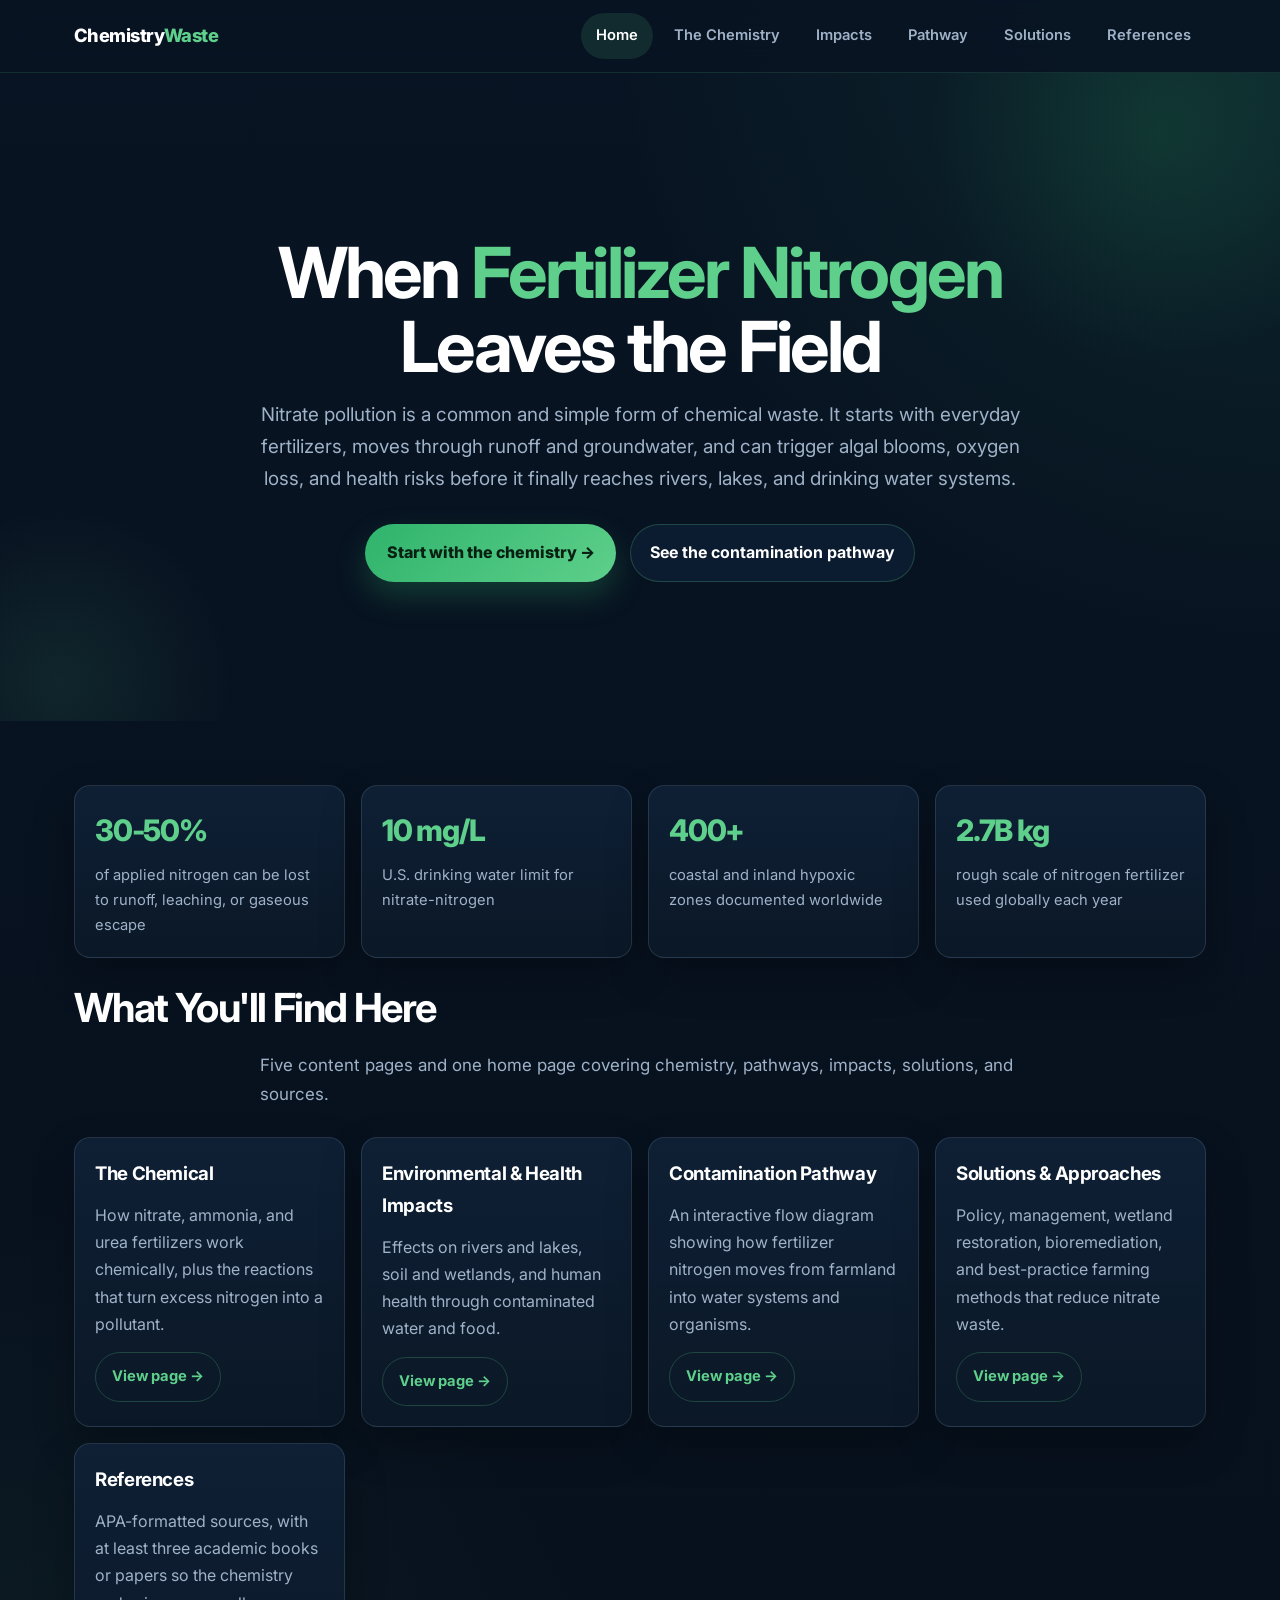
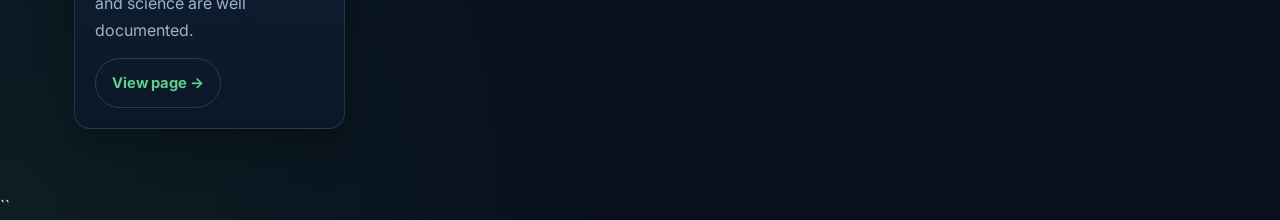
<file: docs/index.html>
<!DOCTYPE html>
<html lang="en">
<head>
  <meta charset="UTF-8">
  <meta name="viewport" content="width=device-width, initial-scale=1.0">
  <title>Nitrate Runoff &amp; Eutrophication — Home</title>
  <link rel="stylesheet" href="css/styles.css">
</head>
<body>

  <!-- ======== NAVBAR ======== -->
  <nav class="navbar">
    <div class="nav-inner">
      <a href="index.html" class="logo">Chemistry<span>Waste</span></a>
      <button class="hamburger" aria-label="Menu" onclick="document.querySelector('.nav-links').classList.toggle('open')">
        <span></span><span></span><span></span>
      </button>
      <ul class="nav-links">
        <li><a href="index.html" class="active">Home</a></li>
        <li><a href="pages/chemical.html">The Chemistry</a></li>
        <li><a href="pages/impacts.html">Impacts</a></li>
        <li><a href="pages/pathway.html">Pathway</a></li>
        <li><a href="pages/solutions.html">Solutions</a></li>
        <li><a href="pages/references.html">References</a></li>
      </ul>
    </div>
  </nav>

  <section class="hero">
    <div class="hero-content">
      <h1>When <span class="accent">Fertilizer Nitrogen</span> Leaves the Field</h1>
      <p class="subtitle">
        Nitrate pollution is a common and simple form of chemical waste. It starts with everyday fertilizers,
        moves through runoff and groundwater, and can trigger algal blooms, oxygen loss, and health risks
        before it finally reaches rivers, lakes, and drinking water systems.
      </p>
      <div class="hero-actions">
        <a href="pages/chemical.html" class="cta-btn">Start with the chemistry →</a>
        <a href="pages/pathway.html" class="secondary-btn">See the contamination pathway</a>
      </div>
    </div>
  </section>

  <div class="container">
    <div class="stats-strip">
      <div class="stat-card">
        <span class="number">30-50%</span>
        <span class="label">of applied nitrogen can be lost to runoff, leaching, or gaseous escape</span>
      </div>
      <div class="stat-card">
        <span class="number">10 mg/L</span>
        <span class="label">U.S. drinking water limit for nitrate-nitrogen</span>
      </div>
      <div class="stat-card">
        <span class="number">400+</span>
        <span class="label">coastal and inland hypoxic zones documented worldwide</span>
      </div>
      <div class="stat-card">
        <span class="number">2.7B kg</span>
        <span class="label">rough scale of nitrogen fertilizer used globally each year</span>
      </div>
    </div>

    <h2 class="section-title mt-3">What You'll Find Here</h2>
    <p class="section-subtitle">Five content pages and one home page covering chemistry, pathways, impacts, solutions, and sources.</p>

    <div class="page-cards">
      <div class="page-card">
        <h3>The Chemical</h3>
        <p>How nitrate, ammonia, and urea fertilizers work chemically, plus the reactions that turn excess nitrogen into a pollutant.</p>
        <a href="pages/chemical.html" class="card-link">View page →</a>
      </div>
      <div class="page-card">
        <h3>Environmental &amp; Health Impacts</h3>
        <p>Effects on rivers and lakes, soil and wetlands, and human health through contaminated water and food.</p>
        <a href="pages/impacts.html" class="card-link">View page →</a>
      </div>
      <div class="page-card">
        <h3>Contamination Pathway</h3>
        <p>An interactive flow diagram showing how fertilizer nitrogen moves from farmland into water systems and organisms.</p>
        <a href="pages/pathway.html" class="card-link">View page →</a>
      </div>
      <div class="page-card">
        <h3>Solutions &amp; Approaches</h3>
        <p>Policy, management, wetland restoration, bioremediation, and best-practice farming methods that reduce nitrate waste.</p>
        <a href="pages/solutions.html" class="card-link">View page →</a>
      </div>
      <div class="page-card">
        <h3>References</h3>
        <p>APA-formatted sources, with at least three academic books or papers so the chemistry and science are well documented.</p>
        <a href="pages/references.html" class="card-link">View page →</a>
      </div>
    </div>

  </div>

</body>
</html>
``
</file>
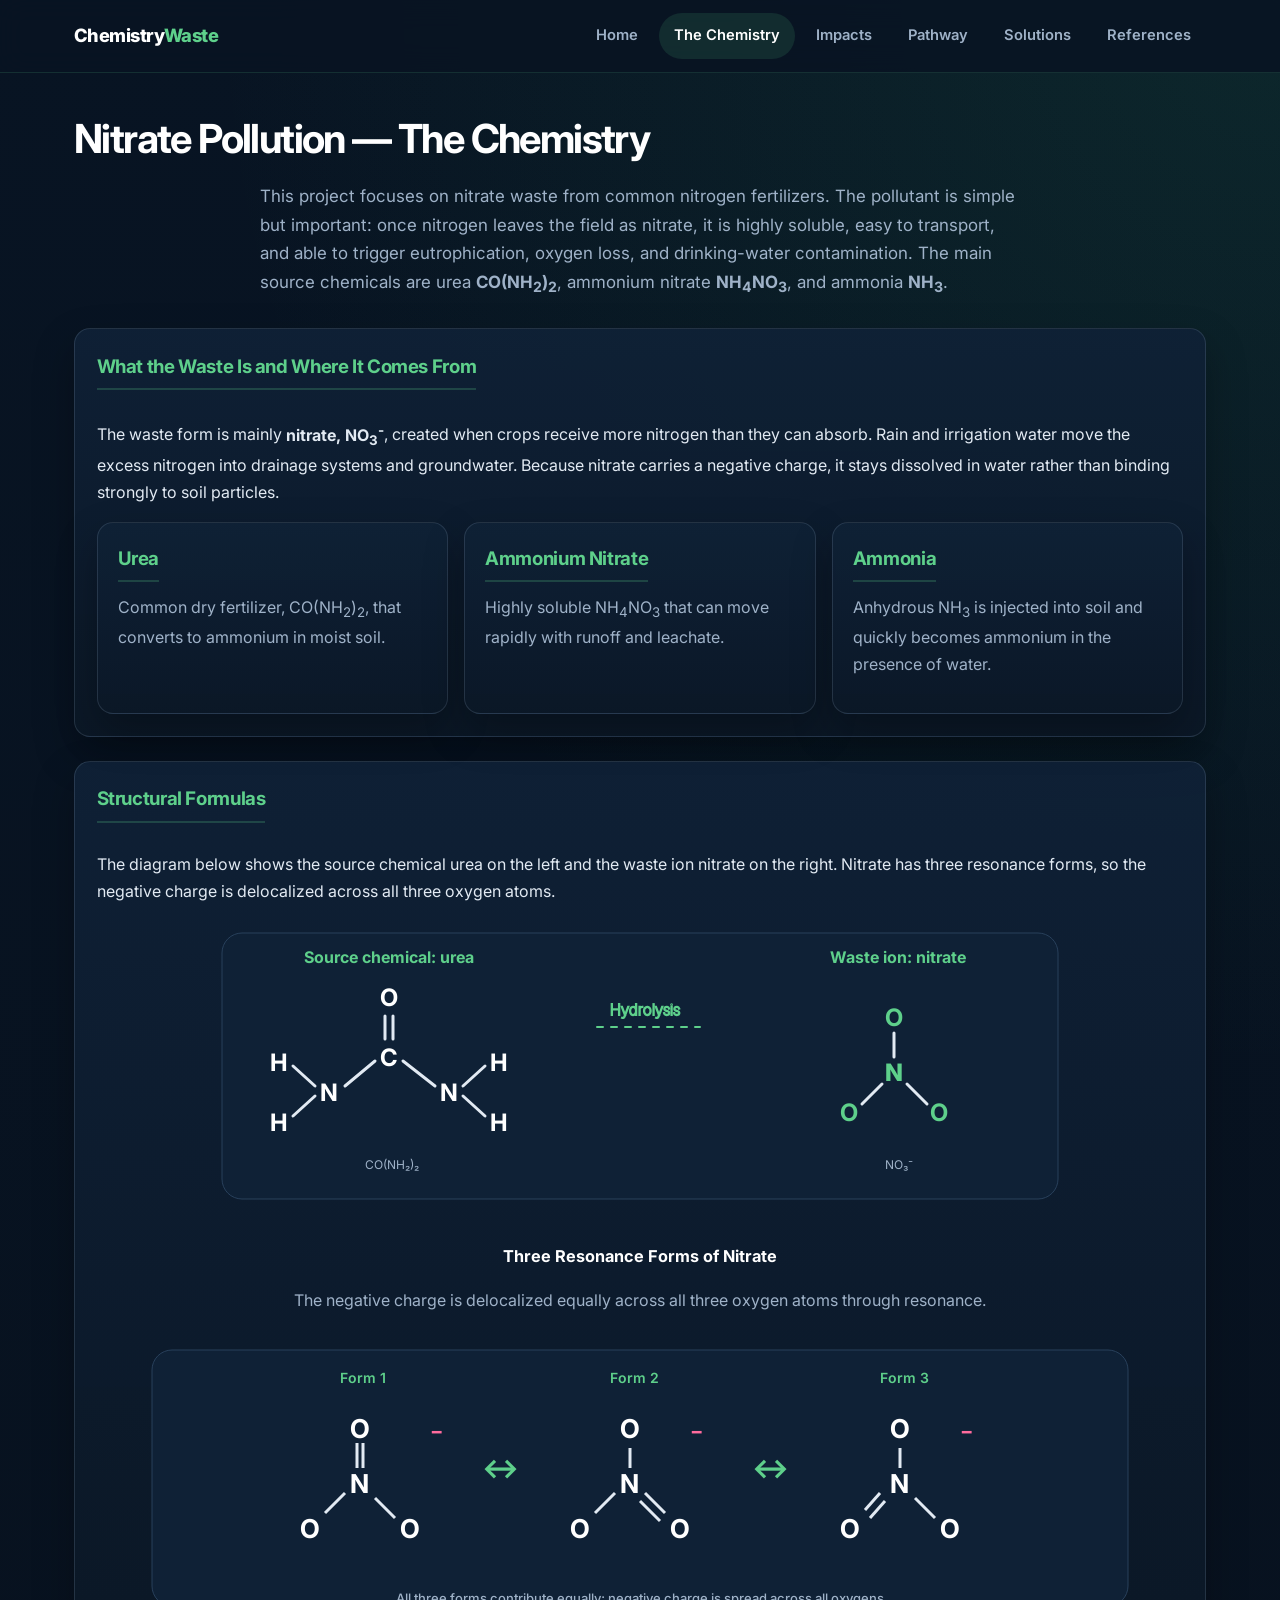
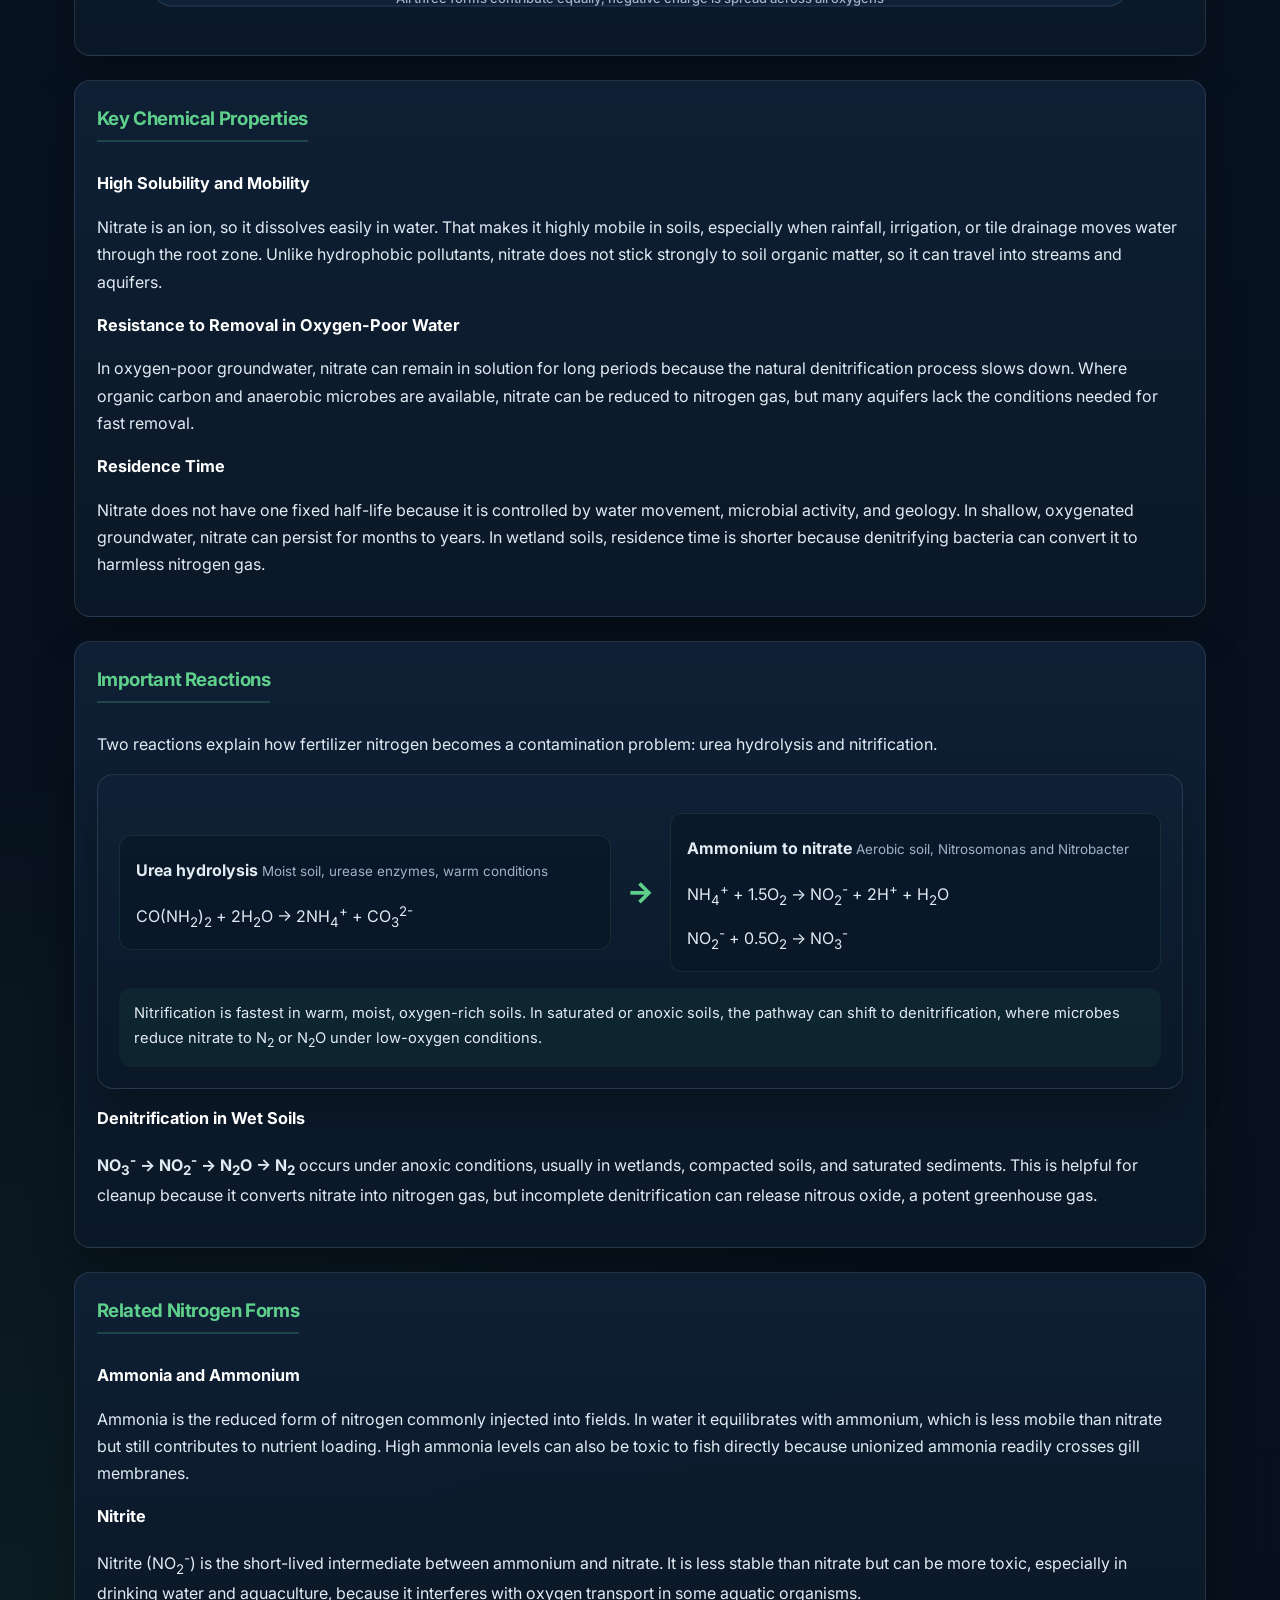
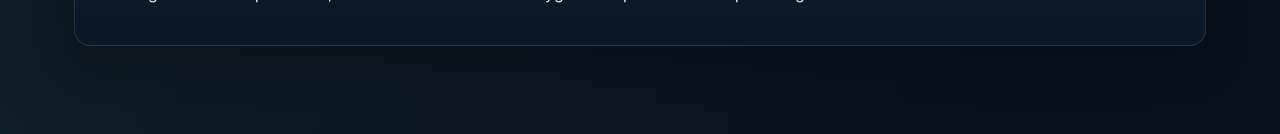
<file: docs/pages/chemical.html>
<!DOCTYPE html>
<html lang="en">
<head>
  <meta charset="UTF-8">
  <meta name="viewport" content="width=device-width, initial-scale=1.0">
  <title>The Chemistry — Nitrate Pollution &amp; Fertilizer Waste</title>
  <link rel="stylesheet" href="../css/styles.css">
</head>
<body>

  <!-- ======== NAVBAR ======== -->
  <nav class="navbar">
    <div class="nav-inner">
      <a href="../index.html" class="logo">Chemistry<span>Waste</span></a>
      <button class="hamburger" aria-label="Menu" onclick="document.querySelector('.nav-links').classList.toggle('open')">
        <span></span><span></span><span></span>
      </button>
      <ul class="nav-links">
        <li><a href="../index.html">Home</a></li>
        <li><a href="chemical.html" class="active">The Chemistry</a></li>
        <li><a href="impacts.html">Impacts</a></li>
        <li><a href="pathway.html">Pathway</a></li>
        <li><a href="solutions.html">Solutions</a></li>
        <li><a href="references.html">References</a></li>
      </ul>
    </div>
  </nav>

  <div class="container">
    <h1 class="section-title">Nitrate Pollution — The Chemistry</h1>
    <p class="section-subtitle">
      This project focuses on nitrate waste from common nitrogen fertilizers. The pollutant is simple but important:
      once nitrogen leaves the field as nitrate, it is highly soluble, easy to transport, and able to trigger eutrophication,
      oxygen loss, and drinking-water contamination. The main source chemicals are urea <strong>CO(NH<sub>2</sub>)<sub>2</sub></strong>,
      ammonium nitrate <strong>NH<sub>4</sub>NO<sub>3</sub></strong>, and ammonia <strong>NH<sub>3</sub></strong>.
    </p>

    <div class="sub-section vibrant-section">
      <h3>What the Waste Is and Where It Comes From</h3>
      <p>
        The waste form is mainly <strong>nitrate, NO<sub>3</sub><sup>-</sup></strong>, created when crops receive more nitrogen than they can absorb.
        Rain and irrigation water move the excess nitrogen into drainage systems and groundwater. Because nitrate carries a negative charge,
        it stays dissolved in water rather than binding strongly to soil particles.
      </p>

      <div class="grid-3">
        <div class="source-card">
          <h3>Urea</h3>
          <p>Common dry fertilizer, CO(NH<sub>2</sub>)<sub>2</sub>, that converts to ammonium in moist soil.</p>
        </div>
        <div class="source-card">
          <h3>Ammonium Nitrate</h3>
          <p>Highly soluble NH<sub>4</sub>NO<sub>3</sub> that can move rapidly with runoff and leachate.</p>
        </div>
        <div class="source-card">
          <h3>Ammonia</h3>
          <p>Anhydrous NH<sub>3</sub> is injected into soil and quickly becomes ammonium in the presence of water.</p>
        </div>
      </div>
    </div>

    <div class="sub-section">
      <h3>Structural Formulas</h3>
      <p>
        The diagram below shows the source chemical urea on the left and the waste ion nitrate on the right.
        Nitrate has three resonance forms, so the negative charge is delocalized across all three oxygen atoms.
      </p>

      <div class="svg-diagram">
        <svg xmlns="http://www.w3.org/2000/svg" viewBox="0 0 860 290" width="860" height="290" aria-label="Urea and nitrate structural formulas">
          <rect x="12" y="12" width="836" height="266" rx="20" fill="#0f2136" stroke="#28405b"/>

          <g font-family="Inter, sans-serif" fill="#ffffff">
            <text x="94" y="42" font-size="16" font-weight="700" fill="#5ed08b">Source chemical: urea</text>
            <text x="620" y="42" font-size="16" font-weight="700" fill="#5ed08b">Waste ion: nitrate</text>
          </g>

          <!-- Urea structure bonds -->
          <g stroke="#e2eaf3" stroke-width="3" fill="none" stroke-linecap="round" stroke-linejoin="round">
            <!-- C=O double bond (vertical) -->
            <line x1="175" y1="118" x2="175" y2="95"/>
            <line x1="183" y1="118" x2="183" y2="95"/>
            <!-- C-N left bond -->
            <line x1="165" y1="140" x2="135" y2="165"/>
            <!-- C-N right bond -->
            <line x1="193" y1="140" x2="225" y2="165"/>
            <!-- Left NH2: N to H1 (upper left) -->
            <line x1="105" y1="165" x2="83" y2="145"/>
            <!-- Left NH2: N to H2 (lower left) -->
            <line x1="105" y1="175" x2="83" y2="195"/>
            <!-- Right NH2: N to H1 (upper right) -->
            <line x1="253" y1="165" x2="275" y2="145"/>
            <!-- Right NH2: N to H2 (lower right) -->
            <line x1="253" y1="175" x2="275" y2="195"/>
          </g>

          <!-- Urea structure atoms -->
          <g font-family="Inter, sans-serif" font-size="24" font-weight="700" fill="#ffffff">
            <!-- Central carbon -->
            <text x="170" y="145">C</text>
            <!-- Oxygen (top) -->
            <text x="170" y="85">O</text>
            <!-- Left nitrogen -->
            <text x="110" y="180">N</text>
            <!-- Left H1 -->
            <text x="60" y="150">H</text>
            <!-- Left H2 -->
            <text x="60" y="210">H</text>
            <!-- Right nitrogen -->
            <text x="230" y="180">N</text>
            <!-- Right H1 -->
            <text x="280" y="150">H</text>
            <!-- Right H2 -->
            <text x="280" y="210">H</text>
          </g>

          <g font-family="Inter, sans-serif" fill="#5ed08b">
            <text x="675" y="160" font-size="24" font-weight="800">N</text>
            <text x="675" y="105" font-size="24" font-weight="700">O</text>
            <text x="630" y="200" font-size="24" font-weight="700">O</text>
            <text x="720" y="200" font-size="24" font-weight="700">O</text>
            <!-- <text x="586" y="77" font-size="13" font-weight="700">-</text>
            <text x="639" y="136" font-size="13" font-weight="700">-</text>
            <text x="666" y="95" font-size="13" font-weight="700">-</text> -->
          </g>

          <g stroke="#e2eaf3" stroke-width="3" stroke-linecap="round">
            <line x1="684" y1="136" x2="684" y2="112"/>
            <line x1="672" y1="163" x2="652" y2="183"/>
            <line x1="697" y1="163" x2="717" y2="183"/>
          </g>

          <g font-family="Inter, sans-serif" fill="#9fb2c8" font-size="12">
            <text x="155" y="248">CO(NH₂)₂</text>
            <text x="675" y="248">NO₃⁻</text>
          </g>

          <g stroke="#5ed08b" stroke-width="2" stroke-linecap="round">
            <line x1="387" y1="106" x2="490" y2="106" stroke-dasharray="6 8"/>
            <text x="400" y="94" fill="#5ed08b" font-family="Inter, sans-serif" font-size="15" font-weight="50">Hydrolysis</text>
          </g>
        </svg>
      </div>

      <h4 style="margin-top: 2rem; text-align: center;">Three Resonance Forms of Nitrate</h4>
      <p style="text-align: center; color: #9fb2c8; margin-bottom: 1.5rem;">
        The negative charge is delocalized equally across all three oxygen atoms through resonance.
      </p>

      <div class="svg-diagram">
        <svg xmlns="http://www.w3.org/2000/svg" viewBox="0 0 1000 280" width="1000" height="280" aria-label="Three resonance forms of nitrate ion">
          <rect x="12" y="12" width="976" height="256" rx="20" fill="#0f2136" stroke="#28405b"/>

          <!-- Form 1 -->
          <g>
            <text x="200" y="45" font-family="Inter, sans-serif" font-size="14" font-weight="600" fill="#5ed08b">Form 1</text>
            
            <!-- N -->
            <text x="210" y="155" font-family="Inter, sans-serif" font-size="26" font-weight="700" fill="#ffffff">N</text>
            
            <!-- O atoms -->
            <text x="160" y="200" font-family="Inter, sans-serif" font-size="26" font-weight="700" fill="#ffffff">O</text>
            <text x="210" y="100" font-family="Inter, sans-serif" font-size="26" font-weight="700" fill="#ffffff">O</text>
            <text x="260" y="200" font-family="Inter, sans-serif" font-size="26" font-weight="700" fill="#ffffff">O</text>
            
            <!-- Bonds: N=O (top, double bond) -->
            <line x1="217" y1="130" x2="217" y2="105" stroke="#e2eaf3" stroke-width="3"/>
            <line x1="223" y1="130" x2="223" y2="105" stroke="#e2eaf3" stroke-width="3"/>
            
            <!-- Bonds: N-O (left and bottom) -->
            <line x1="235" y1="160" x2="255" y2="180" stroke="#e2eaf3" stroke-width="3"/>

            <line x1="205" y1="155" x2="185" y2="175" stroke="#e2eaf3" stroke-width="3"/>
            
            <!-- Minus charge -->
            <text x="290" y="100" font-family="Inter, sans-serif" font-size="20" font-weight="700" fill="#ff6b9d">−</text>
          </g>

          <!-- Arrow 1 -->
          <text x="360" y="140" font-family="Inter, sans-serif" font-size="28" font-weight="700" fill="#5ed08b" text-anchor="middle">↔</text>

          <!-- Form 2 -->
          <g>
            <text x="470" y="45" font-family="Inter, sans-serif" font-size="14" font-weight="600" fill="#5ed08b">Form 2</text>
            
            <!-- N -->
            <text x="480" y="155" font-family="Inter, sans-serif" font-size="26" font-weight="700" fill="#ffffff">N</text>
            
            <!-- O atoms -->
            <text x="430" y="200" font-family="Inter, sans-serif" font-size="26" font-weight="700" fill="#ffffff">O</text>
            <text x="480" y="100" font-family="Inter, sans-serif" font-size="26" font-weight="700" fill="#ffffff">O</text>
            <text x="530" y="200" font-family="Inter, sans-serif" font-size="26" font-weight="700" fill="#ffffff">O</text>
            
            <!-- Bonds: N-O (top) -->
            <line x1="490" y1="130" x2="490" y2="110" stroke="#e2eaf3" stroke-width="3"/>
            
            <!-- Bonds: N=O (bottom, double bond) -->
            <line x1="505" y1="155" x2="525" y2="175" stroke="#e2eaf3" stroke-width="3"/>
            <line x1="500" y1="163" x2="520" y2="183" stroke="#e2eaf3" stroke-width="3"/>
            
            <!-- Bonds: N-O (left) -->
            <line x1="475" y1="155" x2="455" y2="175" stroke="#e2eaf3" stroke-width="3"/>
            
            <!-- Minus charge -->
            <text x="550" y="100" font-family="Inter, sans-serif" font-size="20" font-weight="700" fill="#ff6b9d">−</text>
          </g>

          <!-- Arrow 2 -->
          <text x="630" y="140" font-family="Inter, sans-serif" font-size="28" font-weight="700" fill="#5ed08b" text-anchor="middle">↔</text>

          <!-- Form 3 -->
          <g>
            <text x="740" y="45" font-family="Inter, sans-serif" font-size="14" font-weight="600" fill="#5ed08b">Form 3</text>
            
            <!-- N -->
            <text x="750" y="155" font-family="Inter, sans-serif" font-size="26" font-weight="700" fill="#ffffff">N</text>
            
            <!-- O atoms -->
            <text x="700" y="200" font-family="Inter, sans-serif" font-size="26" font-weight="700" fill="#ffffff">O</text>
            <text x="750" y="100" font-family="Inter, sans-serif" font-size="26" font-weight="700" fill="#ffffff">O</text>
            <text x="800" y="200" font-family="Inter, sans-serif" font-size="26" font-weight="700" fill="#ffffff">O</text>
            
            <!-- Bonds: N-O (top) -->
            <line x1="760" y1="130" x2="760" y2="110" stroke="#e2eaf3" stroke-width="3"/>
            
            <!-- Bonds: N-O (bottom) -->
            <line x1="775" y1="160" x2="795" y2="180" stroke="#e2eaf3" stroke-width="3"/>
            
            <!-- Bonds: N=O (left, double bond) -->
            <line x1="740" y1="155" x2="725" y2="172" stroke="#e2eaf3" stroke-width="3"/>
            <line x1="745" y1="163" x2="730" y2="180" stroke="#e2eaf3" stroke-width="3"/>
            
            <!-- Minus charge -->
            <text x="820" y="100" font-family="Inter, sans-serif" font-size="20" font-weight="700" fill="#ff6b9d">−</text>
          </g>

          <!-- Explanation -->
          <text x="500" y="265" font-family="Inter, sans-serif" font-size="13" font-weight="500" fill="#9fb2c8" text-anchor="middle">All three forms contribute equally; negative charge is spread across all oxygens</text>
        </svg>
      </div>
    </div>

    <div class="sub-section">
      <h3>Key Chemical Properties</h3>

      <h4>High Solubility and Mobility</h4>
      <p>
        Nitrate is an ion, so it dissolves easily in water. That makes it highly mobile in soils, especially when rainfall,
        irrigation, or tile drainage moves water through the root zone. Unlike hydrophobic pollutants, nitrate does not stick
        strongly to soil organic matter, so it can travel into streams and aquifers.
      </p>

      <h4>Resistance to Removal in Oxygen-Poor Water</h4>
      <p>
        In oxygen-poor groundwater, nitrate can remain in solution for long periods because the natural denitrification
        process slows down. Where organic carbon and anaerobic microbes are available, nitrate can be reduced to nitrogen gas,
        but many aquifers lack the conditions needed for fast removal.
      </p>

      <h4>Residence Time</h4>
      <p>
        Nitrate does not have one fixed half-life because it is controlled by water movement, microbial activity,
        and geology. In shallow, oxygenated groundwater, nitrate can persist for months to years. In wetland soils,
        residence time is shorter because denitrifying bacteria can convert it to harmless nitrogen gas.
      </p>
    </div>

    <div class="sub-section">
      <h3>Important Reactions</h3>
      <p>
        Two reactions explain how fertilizer nitrogen becomes a contamination problem: urea hydrolysis and nitrification.
      </p>

      <div class="reaction-box">
        <div class="reaction-flow">
          <div class="reaction-side">
            <strong>Urea hydrolysis</strong>
            <div class="reaction-label">Moist soil, urease enzymes, warm conditions</div>
            <p class="mb-0">CO(NH<sub>2</sub>)<sub>2</sub> + 2H<sub>2</sub>O → 2NH<sub>4</sub><sup>+</sup> + CO<sub>3</sub><sup>2-</sup></p>
          </div>
          <div class="reaction-arrow">→</div>
          <div class="reaction-side">
            <strong>Ammonium to nitrate</strong>
            <div class="reaction-label">Aerobic soil, Nitrosomonas and Nitrobacter</div>
            <p class="mb-0">NH<sub>4</sub><sup>+</sup> + 1.5O<sub>2</sub> → NO<sub>2</sub><sup>-</sup> + 2H<sup>+</sup> + H<sub>2</sub>O</p>
            <p class="mb-0 mt-2">NO<sub>2</sub><sup>-</sup> + 0.5O<sub>2</sub> → NO<sub>3</sub><sup>-</sup></p>
          </div>
        </div>

        <div class="reaction-conditions">
          Nitrification is fastest in warm, moist, oxygen-rich soils. In saturated or anoxic soils, the pathway can shift to denitrification,
          where microbes reduce nitrate to N<sub>2</sub> or N<sub>2</sub>O under low-oxygen conditions.
        </div>
      </div>

      <h4>Denitrification in Wet Soils</h4>
      <p>
        <strong>NO<sub>3</sub><sup>-</sup> → NO<sub>2</sub><sup>-</sup> → N<sub>2</sub>O → N<sub>2</sub></strong>
        occurs under anoxic conditions, usually in wetlands, compacted soils, and saturated sediments.
        This is helpful for cleanup because it converts nitrate into nitrogen gas, but incomplete denitrification can release nitrous oxide,
        a potent greenhouse gas.
      </p>
    </div>

    <div class="sub-section">
      <h3>Related Nitrogen Forms</h3>

      <h4>Ammonia and Ammonium</h4>
      <p>
        Ammonia is the reduced form of nitrogen commonly injected into fields. In water it equilibrates with ammonium,
        which is less mobile than nitrate but still contributes to nutrient loading. High ammonia levels can also be toxic
        to fish directly because unionized ammonia readily crosses gill membranes.
      </p>

      <h4>Nitrite</h4>
      <p>
        Nitrite (NO<sub>2</sub><sup>-</sup>) is the short-lived intermediate between ammonium and nitrate. It is less stable than nitrate but can be more toxic,
        especially in drinking water and aquaculture, because it interferes with oxygen transport in some aquatic organisms.
      </p>
    </div>
  </div>

</body>
</html>
</file>
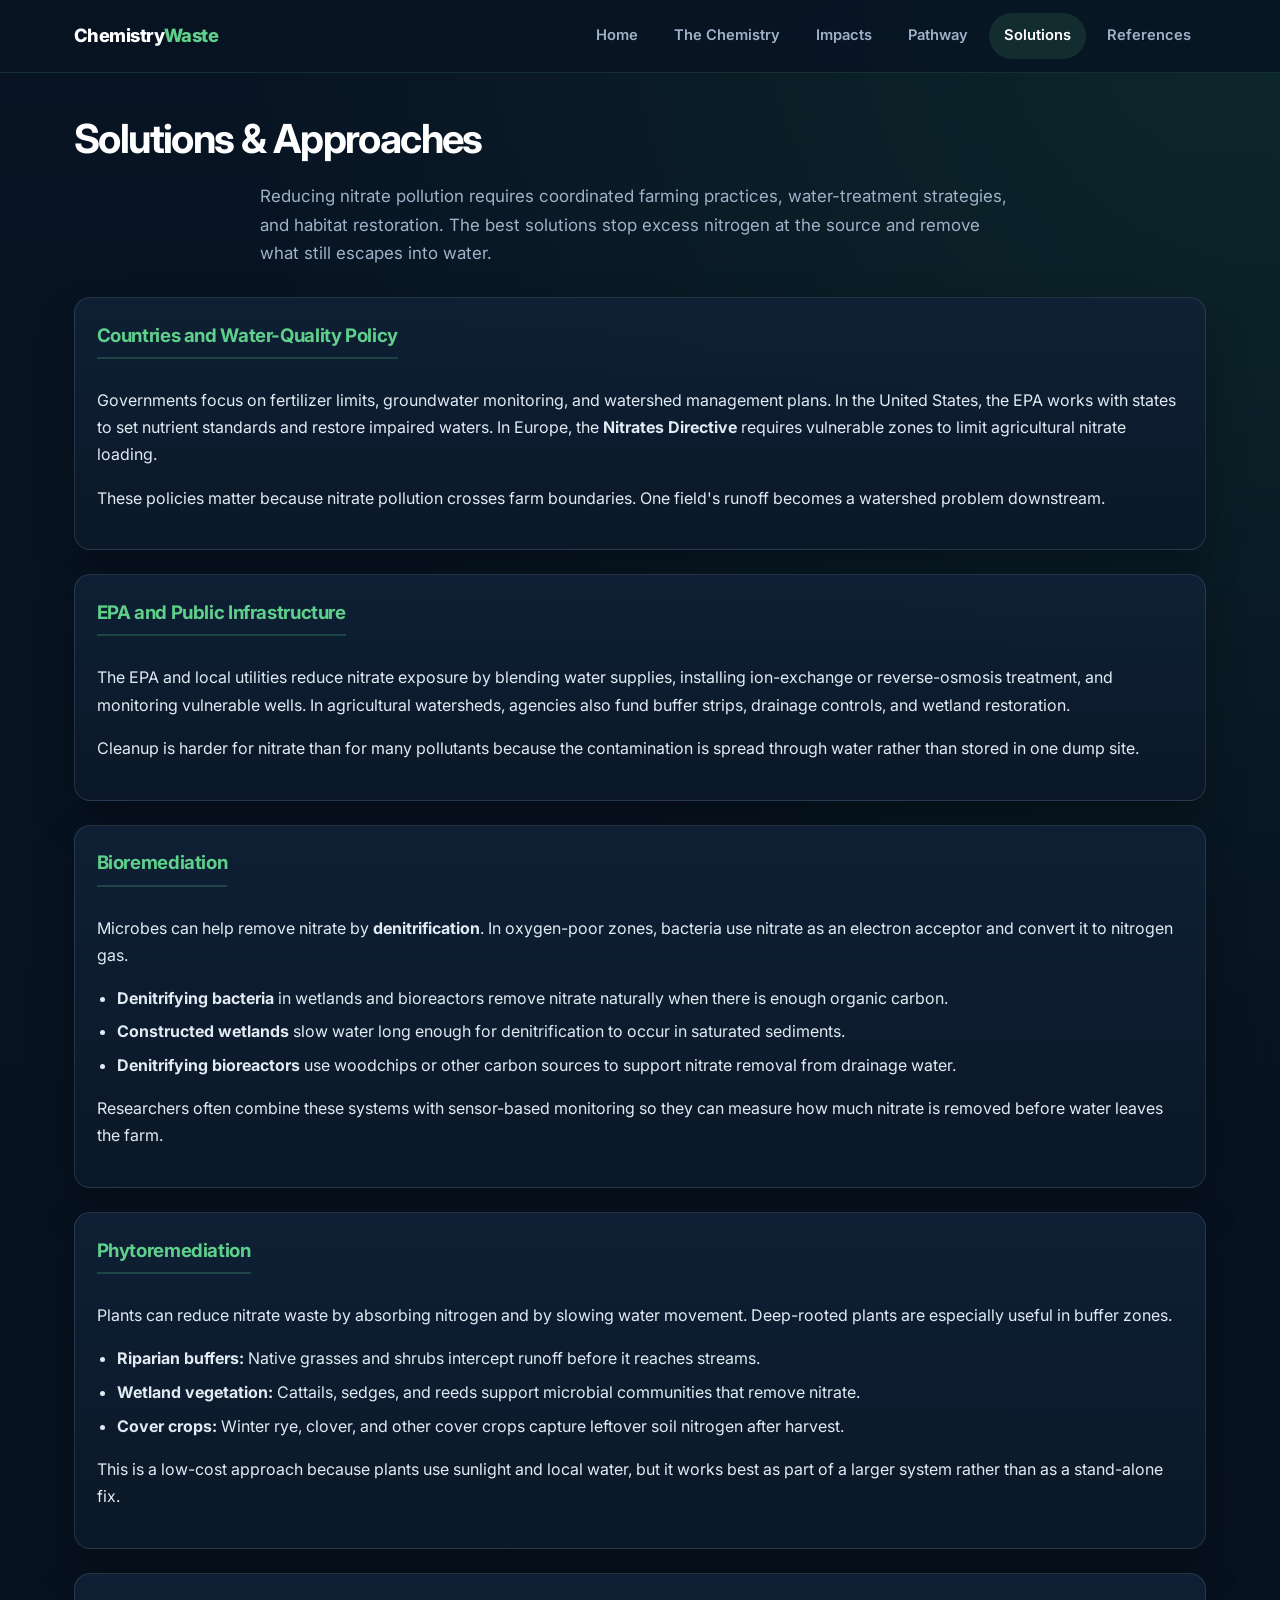
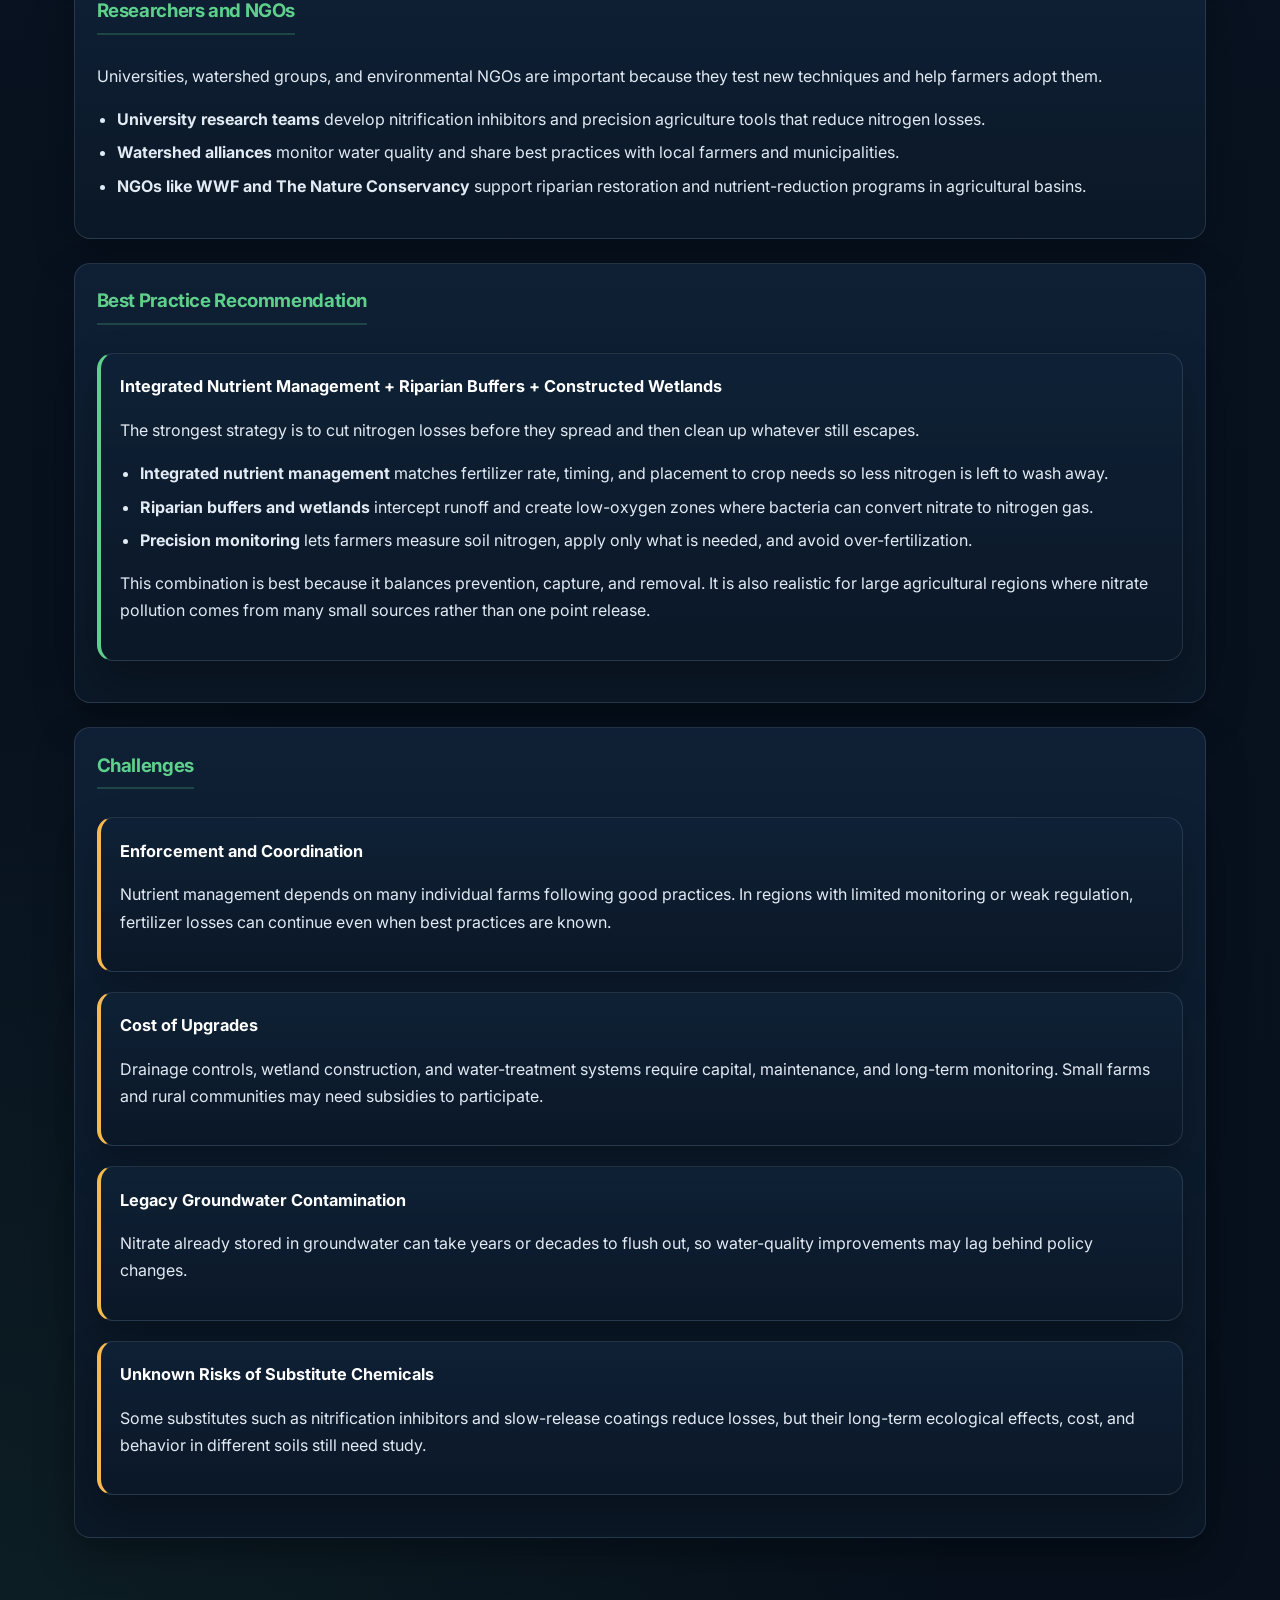
<file: docs/pages/solutions.html>
<!DOCTYPE html>
<html lang="en">
<head>
  <meta charset="UTF-8">
  <meta name="viewport" content="width=device-width, initial-scale=1.0">
  <title>Solutions — Nitrate Pollution &amp; Fertilizer Waste</title>
  <link rel="stylesheet" href="../css/styles.css">
</head>
<body>

  <!-- ======== NAVBAR ======== -->
  <nav class="navbar">
    <div class="nav-inner">
      <a href="../index.html" class="logo">Chemistry<span>Waste</span></a>
      <button class="hamburger" aria-label="Menu" onclick="document.querySelector('.nav-links').classList.toggle('open')">
        <span></span><span></span><span></span>
      </button>
      <ul class="nav-links">
        <li><a href="../index.html">Home</a></li>
        <li><a href="chemical.html">The Chemistry</a></li>
        <li><a href="impacts.html">Impacts</a></li>
        <li><a href="pathway.html">Pathway</a></li>
        <li><a href="solutions.html" class="active">Solutions</a></li>
        <li><a href="references.html">References</a></li>
      </ul>
    </div>
  </nav>

  <div class="container">
    <h1 class="section-title">Solutions &amp; Approaches</h1>
    <p class="section-subtitle">
      Reducing nitrate pollution requires coordinated farming practices, water-treatment strategies, and habitat restoration.
      The best solutions stop excess nitrogen at the source and remove what still escapes into water.
    </p>

    <div class="sub-section">
      <h3>Countries and Water-Quality Policy</h3>
      <p>
        Governments focus on fertilizer limits, groundwater monitoring, and watershed management plans.
        In the United States, the EPA works with states to set nutrient standards and restore impaired waters.
        In Europe, the <strong>Nitrates Directive</strong> requires vulnerable zones to limit agricultural nitrate loading.
      </p>
      <p>
        These policies matter because nitrate pollution crosses farm boundaries. One field's runoff becomes a watershed problem downstream.
      </p>
    </div>

    <div class="sub-section">
      <h3>EPA and Public Infrastructure</h3>
      <p>
        The EPA and local utilities reduce nitrate exposure by blending water supplies, installing ion-exchange or reverse-osmosis treatment,
        and monitoring vulnerable wells. In agricultural watersheds, agencies also fund buffer strips, drainage controls, and wetland restoration.
      </p>
      <p>
        Cleanup is harder for nitrate than for many pollutants because the contamination is spread through water rather than stored in one dump site.
      </p>
    </div>

    <div class="sub-section">
      <h3>Bioremediation</h3>
      <p>
        Microbes can help remove nitrate by <strong>denitrification</strong>. In oxygen-poor zones, bacteria use nitrate as an electron acceptor and convert it to nitrogen gas.
      </p>
      <ul>
        <li>
          <strong>Denitrifying bacteria</strong> in wetlands and bioreactors remove nitrate naturally when there is enough organic carbon.
        </li>
        <li>
          <strong>Constructed wetlands</strong> slow water long enough for denitrification to occur in saturated sediments.
        </li>
        <li>
          <strong>Denitrifying bioreactors</strong> use woodchips or other carbon sources to support nitrate removal from drainage water.
        </li>
      </ul>
      <p>
        Researchers often combine these systems with sensor-based monitoring so they can measure how much nitrate is removed before water leaves the farm.
      </p>
    </div>

    <div class="sub-section">
      <h3>Phytoremediation</h3>
      <p>
        Plants can reduce nitrate waste by absorbing nitrogen and by slowing water movement. Deep-rooted plants are especially useful in buffer zones.
      </p>
      <ul>
        <li>
          <strong>Riparian buffers:</strong> Native grasses and shrubs intercept runoff before it reaches streams.
        </li>
        <li>
          <strong>Wetland vegetation:</strong> Cattails, sedges, and reeds support microbial communities that remove nitrate.
        </li>
        <li>
          <strong>Cover crops:</strong> Winter rye, clover, and other cover crops capture leftover soil nitrogen after harvest.
        </li>
      </ul>
      <p>
        This is a low-cost approach because plants use sunlight and local water, but it works best as part of a larger system rather than as a stand-alone fix.
      </p>
    </div>

    <div class="sub-section">
      <h3>Researchers and NGOs</h3>
      <p>
        Universities, watershed groups, and environmental NGOs are important because they test new techniques and help farmers adopt them.
      </p>
      <ul>
        <li>
          <strong>University research teams</strong> develop nitrification inhibitors and precision agriculture tools that reduce nitrogen losses.
        </li>
        <li>
          <strong>Watershed alliances</strong> monitor water quality and share best practices with local farmers and municipalities.
        </li>
        <li>
          <strong>NGOs like WWF and The Nature Conservancy</strong> support riparian restoration and nutrient-reduction programs in agricultural basins.
        </li>
      </ul>
    </div>

    <div class="sub-section">
      <h3>Best Practice Recommendation</h3>
      <div class="highlight-box">
        <h4>Integrated Nutrient Management + Riparian Buffers + Constructed Wetlands</h4>
        <p>
          The strongest strategy is to cut nitrogen losses before they spread and then clean up whatever still escapes.
        </p>
        <ul>
          <li>
            <strong>Integrated nutrient management</strong> matches fertilizer rate, timing, and placement to crop needs so less nitrogen is left to wash away.
          </li>
          <li>
            <strong>Riparian buffers and wetlands</strong> intercept runoff and create low-oxygen zones where bacteria can convert nitrate to nitrogen gas.
          </li>
          <li>
            <strong>Precision monitoring</strong> lets farmers measure soil nitrogen, apply only what is needed, and avoid over-fertilization.
          </li>
        </ul>
        <p>
          This combination is best because it balances prevention, capture, and removal. It is also realistic for large agricultural regions where nitrate pollution comes from many small sources rather than one point release.
        </p>
      </div>
    </div>

    <div class="sub-section">
      <h3>Challenges</h3>
      <div class="challenge-box">
        <h4>Enforcement and Coordination</h4>
        <p>
          Nutrient management depends on many individual farms following good practices. In regions with limited monitoring or weak regulation,
          fertilizer losses can continue even when best practices are known.
        </p>
      </div>
      <div class="challenge-box">
        <h4>Cost of Upgrades</h4>
        <p>
          Drainage controls, wetland construction, and water-treatment systems require capital, maintenance, and long-term monitoring.
          Small farms and rural communities may need subsidies to participate.
        </p>
      </div>
      <div class="challenge-box">
        <h4>Legacy Groundwater Contamination</h4>
        <p>
          Nitrate already stored in groundwater can take years or decades to flush out, so water-quality improvements may lag behind policy changes.
        </p>
      </div>
      <div class="challenge-box">
        <h4>Unknown Risks of Substitute Chemicals</h4>
        <p>
          Some substitutes such as nitrification inhibitors and slow-release coatings reduce losses, but their long-term ecological effects,
          cost, and behavior in different soils still need study.
        </p>
      </div>
    </div>
  </div>

</body>
</html>
</file>
<file: docs/css/styles.css>
/* ============================================
   Nitrate Runoff & Eutrophication
   Global Stylesheet — css/styles.css
   ============================================ */

@import url('https://fonts.googleapis.com/css2?family=Inter:wght@400;500;600;700;800&display=swap');

:root {
  --navy: #081423;
  --navy-2: #10253c;
  --navy-3: #163552;
  --green: #2fb36c;
  --green-2: #5ed08b;
  --green-3: #1f8f53;
  --white: #ffffff;
  --panel: #0f2136;
  --panel-2: #132941;
  --line: rgba(166, 194, 219, 0.16);
  --text: #e2eaf3;
  --muted: #9fb2c8;
  --shadow: 0 18px 40px rgba(0, 0, 0, 0.28);
  --radius: 16px;
  --radius-sm: 12px;
  --max-width: 1180px;
  --transition: 220ms ease;
}

*, *::before, *::after {
  box-sizing: border-box;
}

html {
  scroll-behavior: smooth;
  font-size: 16px;
}

body {
  margin: 0;
  min-height: 100vh;
  display: flex;
  flex-direction: column;
  background:
    radial-gradient(circle at top right, rgba(47, 179, 108, 0.12), transparent 30%),
    radial-gradient(circle at bottom left, rgba(94, 208, 139, 0.07), transparent 28%),
    linear-gradient(180deg, var(--navy) 0%, #07101c 100%);
  color: var(--text);
  font-family: 'Inter', sans-serif;
  line-height: 1.7;
}

img {
  max-width: 100%;
  display: block;
}

a {
  color: var(--green-2);
  text-decoration: none;
  transition: color var(--transition), opacity var(--transition);
}

a:hover {
  color: var(--green);
}

button,
a {
  -webkit-tap-highlight-color: transparent;
}

button:focus-visible,
a:focus-visible,
input:focus-visible,
textarea:focus-visible,
select:focus-visible {
  outline: 2px solid var(--green-2);
  outline-offset: 3px;
}

.navbar {
  position: sticky;
  top: 0;
  z-index: 1000;
  backdrop-filter: blur(14px);
  background: rgba(8, 20, 35, 0.88);
  border-bottom: 1px solid rgba(94, 208, 139, 0.15);
}

.nav-inner {
  max-width: var(--max-width);
  margin: 0 auto;
  padding: 0 1.5rem;
  height: 72px;
  display: flex;
  align-items: center;
  justify-content: space-between;
  gap: 1rem;
}

.logo {
  font-size: 1.15rem;
  font-weight: 800;
  letter-spacing: -0.03em;
  color: var(--white);
}

.logo span {
  color: var(--green-2);
}

.nav-links {
  list-style: none;
  display: flex;
  align-items: center;
  gap: 0.35rem;
  margin: 0;
  padding: 0;
}

.nav-links a {
  display: block;
  padding: 0.65rem 0.95rem;
  border-radius: 999px;
  color: var(--muted);
  font-size: 0.92rem;
  font-weight: 600;
}

.nav-links a:hover,
.nav-links a.active {
  color: var(--white);
  background: rgba(94, 208, 139, 0.12);
}

.hamburger {
  display: none;
  border: 0;
  background: transparent;
  padding: 0.25rem;
  cursor: pointer;
}

.hamburger span {
  display: block;
  width: 24px;
  height: 2px;
  margin: 5px 0;
  border-radius: 999px;
  background: var(--white);
  transition: transform var(--transition), opacity var(--transition);
}

.container {
  width: 100%;
  max-width: var(--max-width);
  margin: 0 auto;
  padding: 2rem 1.5rem 4rem;
  flex: 1;
}

main {
  flex: 1;
}

.hero {
  position: relative;
  overflow: hidden;
  padding: 5.5rem 1.5rem 4rem;
  text-align: center;
  min-height: 72vh;
  display: grid;
  place-items: center;
}

.hero::before,
.hero::after {
  content: '';
  position: absolute;
  inset: auto;
  border-radius: 50%;
  pointer-events: none;
}

.hero::before {
  width: 480px;
  height: 480px;
  top: -180px;
  right: -120px;
  background: radial-gradient(circle, rgba(47, 179, 108, 0.15), transparent 68%);
}

.hero::after {
  width: 360px;
  height: 360px;
  left: -120px;
  bottom: -140px;
  background: radial-gradient(circle, rgba(94, 208, 139, 0.1), transparent 68%);
}

.hero-content {
  position: relative;
  z-index: 1;
  max-width: 880px;
}

.eyebrow {
  display: inline-flex;
  align-items: center;
  gap: 0.5rem;
  padding: 0.45rem 0.85rem;
  margin-bottom: 1.1rem;
  border: 1px solid rgba(94, 208, 139, 0.22);
  border-radius: 999px;
  background: rgba(15, 33, 54, 0.7);
  color: var(--green-2);
  font-size: 0.82rem;
  font-weight: 700;
  letter-spacing: 0.08em;
  text-transform: uppercase;
}

.hero h1,
.section-title {
  margin: 0;
  color: var(--white);
  letter-spacing: -0.04em;
}

.hero h1 {
  font-size: clamp(2.4rem, 6vw, 4.4rem);
  line-height: 1.04;
  margin-bottom: 1rem;
}

.accent {
  color: var(--green-2);
}

.hero .subtitle,
.section-subtitle {
  margin: 0 auto;
  color: var(--muted);
  font-size: 1.06rem;
  max-width: 760px;
}

.hero .subtitle {
  font-size: clamp(1rem, 2vw, 1.18rem);
}

.hero-actions {
  margin-top: 1.8rem;
  display: flex;
  justify-content: center;
  gap: 0.85rem;
  flex-wrap: wrap;
}

.cta-btn,
.secondary-btn,
.card-link {
  display: inline-flex;
  align-items: center;
  justify-content: center;
  gap: 0.45rem;
  border-radius: 999px;
  transition: transform var(--transition), background var(--transition), color var(--transition), border-color var(--transition);
}

.cta-btn {
  padding: 0.9rem 1.35rem;
  background: linear-gradient(135deg, var(--green) 0%, var(--green-2) 100%);
  color: #082012;
  font-weight: 800;
  box-shadow: 0 14px 30px rgba(47, 179, 108, 0.25);
}

.cta-btn:hover {
  transform: translateY(-1px);
  color: #082012;
}

.secondary-btn {
  padding: 0.9rem 1.2rem;
  border: 1px solid rgba(94, 208, 139, 0.24);
  color: var(--white);
  background: rgba(15, 33, 54, 0.72);
  font-weight: 700;
}

.secondary-btn:hover {
  transform: translateY(-1px);
  color: var(--white);
  border-color: rgba(94, 208, 139, 0.42);
}

.stats-strip {
  margin-top: 2rem;
  display: grid;
  grid-template-columns: repeat(auto-fit, minmax(220px, 1fr));
  gap: 1rem;
}

.stat-card,
.page-card,
.sub-section,
.chart-container,
.reaction-box,
.highlight-box,
.challenge-box,
.ref-note,
.modal,
.process-card,
.info-card,
.solution-card,
.source-card {
  background: linear-gradient(180deg, rgba(15, 33, 54, 0.96) 0%, rgba(11, 24, 39, 0.98) 100%);
  border: 1px solid var(--line);
  box-shadow: var(--shadow);
}

.stat-card {
  border-radius: var(--radius);
  padding: 1.2rem 1.25rem;
  text-align: left;
}

.stat-card .number {
  display: block;
  font-size: 1.85rem;
  font-weight: 800;
  color: var(--green-2);
  letter-spacing: -0.04em;
}

.stat-card .label {
  display: block;
  margin-top: 0.45rem;
  color: var(--muted);
  font-size: 0.92rem;
}

.section-title {
  font-size: clamp(1.8rem, 4vw, 2.5rem);
  margin-bottom: 0.55rem;
}

.section-subtitle {
  margin-bottom: 1.8rem;
}

.sub-section {
  margin: 0 0 1.5rem;
  padding: 1.35rem;
  border-radius: var(--radius);
}

.sub-section h3,
.chart-container h4,
.modal h3,
.page-card h3,
.process-card h3,
.info-card h3,
.solution-card h3,
.source-card h3 {
  margin: 0 0 0.75rem;
  color: var(--white);
  letter-spacing: -0.02em;
}

.sub-section h3 {
  display: inline-flex;
  align-items: center;
  gap: 0.55rem;
  padding-bottom: 0.35rem;
  border-bottom: 2px solid rgba(94, 208, 139, 0.22);
  color: var(--green-2);
}

.sub-section h4 {
  margin: 1rem 0 0.45rem;
  color: var(--white);
  font-size: 1.02rem;
}

.sub-section p,
.sub-section ul,
.sub-section ol,
.sub-section li {
  color: var(--text);
}

.sub-section ul,
.sub-section ol {
  padding-left: 1.25rem;
}

.sub-section li {
  margin-bottom: 0.4rem;
}

.page-cards,
.grid-2,
.grid-3,
.solution-grid {
  display: grid;
  gap: 1rem;
}

.page-cards,
.solution-grid {
  grid-template-columns: repeat(auto-fit, minmax(250px, 1fr));
}

.grid-2 {
  grid-template-columns: repeat(auto-fit, minmax(280px, 1fr));
}

.grid-3 {
  grid-template-columns: repeat(auto-fit, minmax(220px, 1fr));
}

.page-card,
.process-card,
.info-card,
.solution-card,
.source-card {
  border-radius: var(--radius);
  padding: 1.25rem;
}

.page-card p,
.process-card p,
.info-card p,
.solution-card p,
.source-card p {
  margin: 0 0 0.9rem;
  color: var(--muted);
}

.card-link {
  padding: 0.7rem 1rem;
  border: 1px solid rgba(94, 208, 139, 0.24);
  color: var(--green-2);
  font-weight: 700;
  font-size: 0.92rem;
}

.card-link:hover {
  background: rgba(94, 208, 139, 0.08);
  color: var(--white);
}

.data-table-wrapper {
  overflow-x: auto;
  margin: 1rem 0;
}

.data-table {
  width: 100%;
  border-collapse: collapse;
  min-width: 650px;
  background: var(--panel);
  border: 1px solid var(--line);
  border-radius: var(--radius);
  overflow: hidden;
}

.data-table th,
.data-table td {
  padding: 0.9rem 1rem;
  text-align: left;
  border-bottom: 1px solid rgba(255, 255, 255, 0.05);
}

.data-table thead th {
  background: rgba(16, 37, 60, 0.9);
  color: var(--green-2);
  font-size: 0.8rem;
  letter-spacing: 0.06em;
  text-transform: uppercase;
}

.data-table tbody tr:hover {
  background: rgba(94, 208, 139, 0.06);
}

.chart-container {
  border-radius: var(--radius);
  padding: 1.2rem;
  margin: 1.25rem 0;
}

.chart-container h4 {
  font-size: 1rem;
  color: var(--white);
}

.chart-container canvas {
  max-height: 440px;
}

.svg-diagram {
  overflow-x: auto;
  display: flex;
  justify-content: center;
  margin: 1rem 0;
}

.svg-diagram svg {
  max-width: 100%;
  height: auto;
}

.reaction-box {
  border-radius: var(--radius);
  padding: 1.35rem;
  margin: 1rem 0;
}

.reaction-flow {
  display: grid;
  grid-template-columns: 1fr auto 1fr;
  gap: 1rem;
  align-items: center;
  margin-top: 1rem;
}

.reaction-side,
.reaction-center {
  padding: 1rem;
  border-radius: var(--radius-sm);
  background: rgba(8, 20, 35, 0.55);
  border: 1px solid rgba(94, 208, 139, 0.12);
}

.reaction-center {
  min-width: 180px;
}

.reaction-arrow {
  color: var(--green-2);
  font-size: 1.8rem;
  font-weight: 800;
}

.reaction-label {
  display: inline-block;
  margin-top: 0.5rem;
  color: var(--muted);
  font-size: 0.84rem;
}

.reaction-conditions {
  margin-top: 1rem;
  padding: 0.8rem 0.95rem;
  border-radius: var(--radius-sm);
  background: rgba(47, 179, 108, 0.08);
  color: var(--text);
  font-size: 0.92rem;
}

.flow-diagram {
  display: grid;
  grid-auto-flow: column;
  grid-auto-columns: minmax(145px, 1fr);
  gap: 0.85rem;
  overflow-x: auto;
  padding: 0.5rem 0.15rem 1rem;
}

.flow-node {
  position: relative;
  border-radius: var(--radius);
  padding: 1rem 0.9rem;
  text-align: center;
  cursor: pointer;
  user-select: none;
  border: 1px solid rgba(94, 208, 139, 0.2);
  background: linear-gradient(180deg, rgba(19, 41, 65, 0.96), rgba(12, 26, 42, 0.96));
  transition: transform var(--transition), border-color var(--transition), box-shadow var(--transition);
  min-height: 108px;
}

.flow-node:hover {
  transform: translateY(-2px);
  border-color: rgba(94, 208, 139, 0.45);
  box-shadow: 0 14px 28px rgba(0, 0, 0, 0.25);
}

.flow-node::after {
  content: '→';
  position: absolute;
  right: -0.95rem;
  top: 50%;
  transform: translateY(-50%);
  color: var(--green-2);
  font-size: 1.35rem;
  font-weight: 800;
}

.flow-node:last-child::after {
  content: '';
}

.node-title {
  display: block;
  font-size: 0.95rem;
  font-weight: 800;
  color: var(--white);
  line-height: 1.25;
}

.node-subtitle {
  display: block;
  margin-top: 0.45rem;
  color: var(--green-2);
  font-size: 0.78rem;
  font-weight: 700;
}

.node-meta {
  display: block;
  margin-top: 0.45rem;
  color: var(--muted);
  font-size: 0.76rem;
}

.modal-overlay {
  position: fixed;
  inset: 0;
  display: grid;
  place-items: center;
  padding: 1rem;
  background: rgba(4, 10, 18, 0.74);
  backdrop-filter: blur(5px);
  opacity: 0;
  pointer-events: none;
  transition: opacity var(--transition);
  z-index: 2000;
}

.modal-overlay.active {
  opacity: 1;
  pointer-events: auto;
}

.modal {
  position: relative;
  width: min(100%, 720px);
  max-height: min(86vh, 820px);
  overflow: auto;
  border-radius: 22px;
  padding: 1.35rem;
  transform: translateY(10px) scale(0.98);
  transition: transform var(--transition);
}

.modal-overlay.active .modal {
  transform: translateY(0) scale(1);
}

.modal-close {
  position: absolute;
  top: 0.85rem;
  right: 0.95rem;
  border: 0;
  background: transparent;
  color: var(--muted);
  font-size: 1.9rem;
  line-height: 1;
  cursor: pointer;
}

.modal-close:hover {
  color: var(--white);
}

.modal h3 {
  padding-right: 2rem;
  font-size: 1.35rem;
}

.modal-label {
  margin: 1rem 0 0.35rem;
  color: var(--green-2);
  font-size: 0.74rem;
  font-weight: 800;
  letter-spacing: 0.1em;
  text-transform: uppercase;
}

.modal-value {
  margin: 0;
  color: var(--text);
}

.highlight-box,
.challenge-box,
.ref-note {
  border-radius: var(--radius);
  padding: 1.2rem;
  margin: 1rem 0 1.25rem;
}

.highlight-box {
  border-left: 4px solid var(--green-2);
}

.challenge-box {
  border-left: 4px solid #f5b94f;
}

.ref-note {
  border-left: 4px solid rgba(94, 208, 139, 0.8);
}

.highlight-box h4,
.challenge-box h4 {
  margin: 0 0 0.45rem;
  color: var(--white);
}

.ref-list {
  padding-left: 1.25rem;
}

.ref-list li {
  margin-bottom: 1rem;
  color: var(--text);
}

.ref-list li.placeholder {
  color: var(--muted);
  font-style: italic;
}

.site-footer {
  margin-top: auto;
  padding: 1.2rem 1rem 1.35rem;
  text-align: center;
  color: var(--muted);
  border-top: 1px solid rgba(255, 255, 255, 0.06);
  background: rgba(6, 13, 22, 0.5);
}

.mt-1 { margin-top: 0.35rem; }
.mt-2 { margin-top: 0.7rem; }
.mt-3 { margin-top: 1rem; }
.mt-4 { margin-top: 1.5rem; }
.mb-0 { margin-bottom: 0; }

@media (max-width: 980px) {
  .nav-inner {
    padding: 0 1rem;
  }

  .hero {
    min-height: 64vh;
    padding-top: 4.75rem;
  }
}

@media (max-width: 840px) {
  .hamburger {
    display: inline-block;
  }

  .nav-links {
    position: absolute;
    top: 72px;
    left: 0;
    right: 0;
    display: grid;
    gap: 0.15rem;
    padding: 0.75rem 1rem 1rem;
    background: rgba(8, 20, 35, 0.97);
    border-bottom: 1px solid rgba(94, 208, 139, 0.14);
    max-height: 0;
    overflow: hidden;
    opacity: 0;
    transition: max-height var(--transition), opacity var(--transition);
  }

  .nav-links.open {
    max-height: 420px;
    opacity: 1;
  }

  .nav-links a {
    border-radius: 14px;
    padding: 0.85rem 0.95rem;
    background: rgba(255, 255, 255, 0.02);
  }

  .hero-actions {
    flex-direction: column;
    align-items: stretch;
  }

  .reaction-flow {
    grid-template-columns: 1fr;
  }

  .reaction-arrow {
    transform: rotate(90deg);
    text-align: center;
  }
}

@media (max-width: 620px) {
  .container {
    padding: 1.4rem 1rem 3rem;
  }

  .stats-strip {
    grid-template-columns: 1fr;
  }

  .section-title {
    font-size: 1.7rem;
  }

  .sub-section,
  .page-card,
  .process-card,
  .info-card,
  .solution-card,
  .source-card,
  .chart-container,
  .reaction-box,
  .modal {
    padding: 1rem;
    border-radius: 14px;
  }

  .flow-node::after {
    right: -0.7rem;
  }

  .data-table th,
  .data-table td {
    padding: 0.75rem 0.8rem;
    font-size: 0.84rem;
  }
}
</file>
